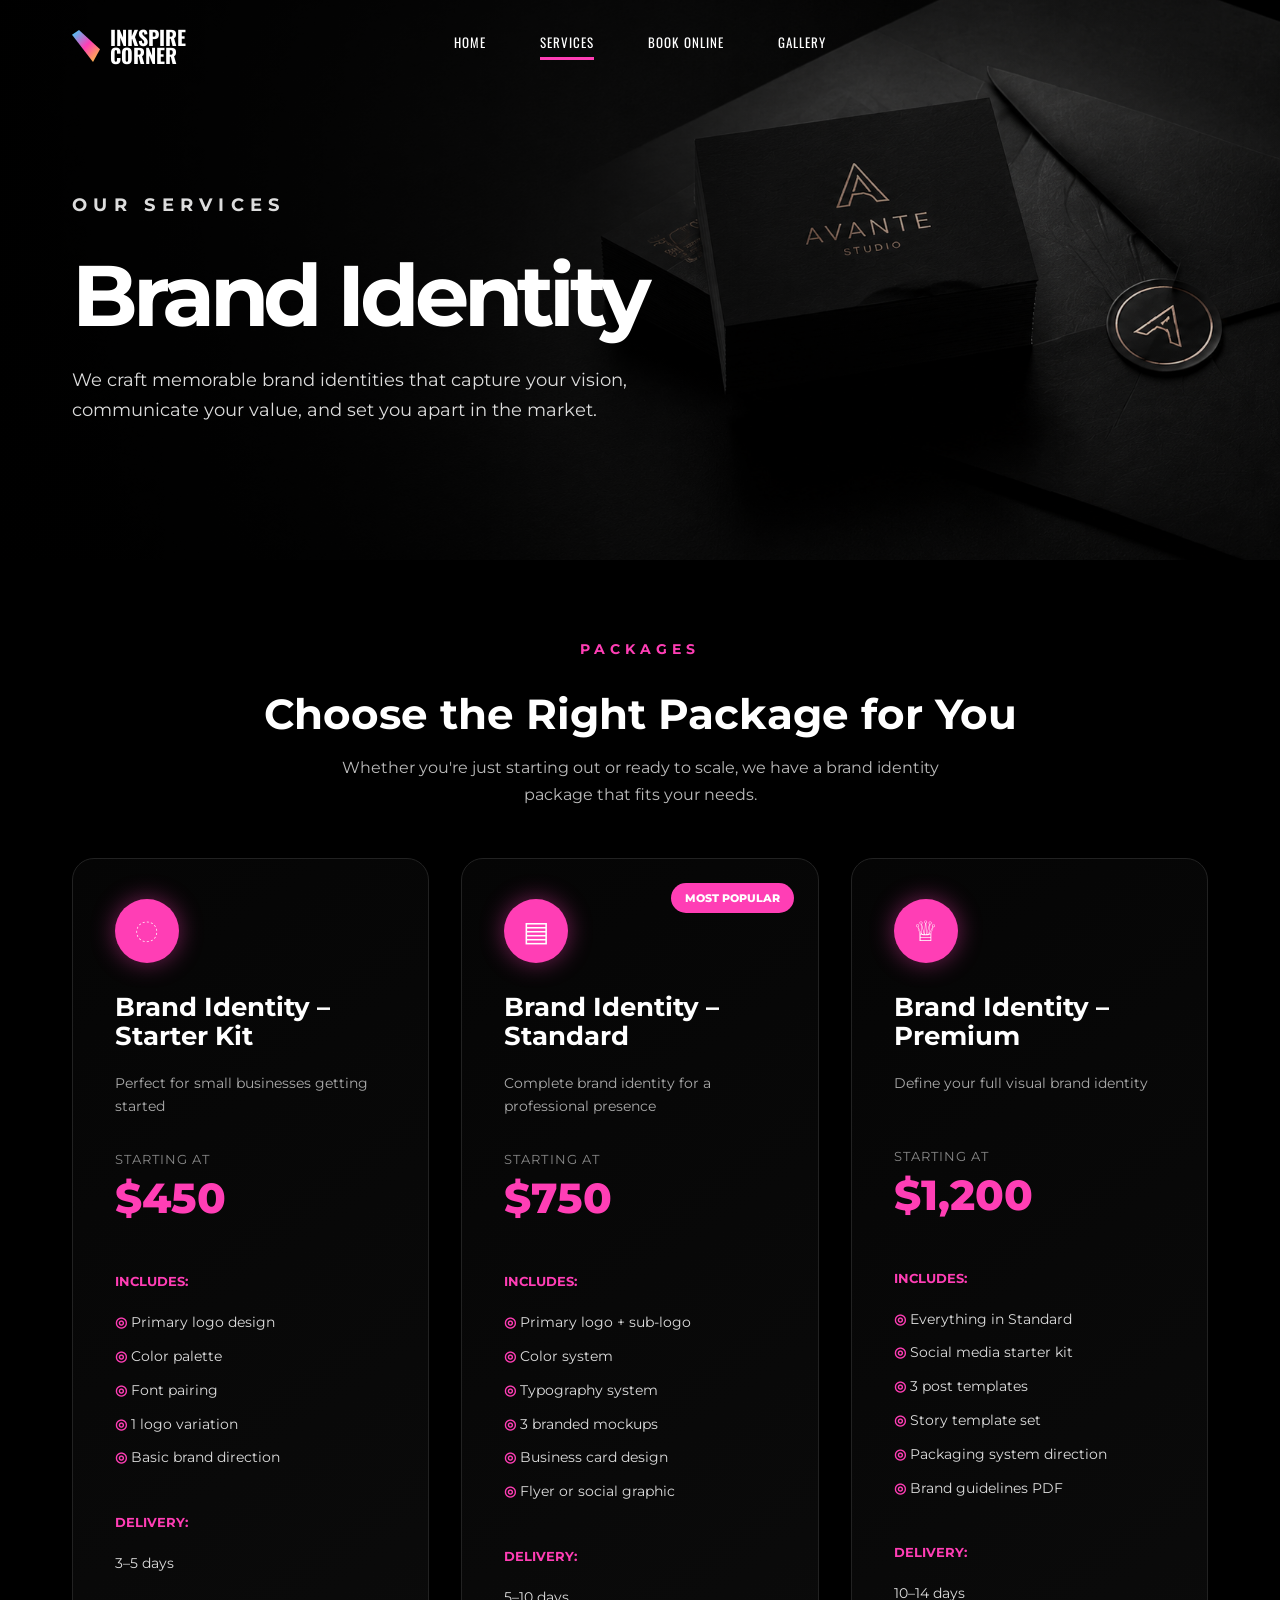
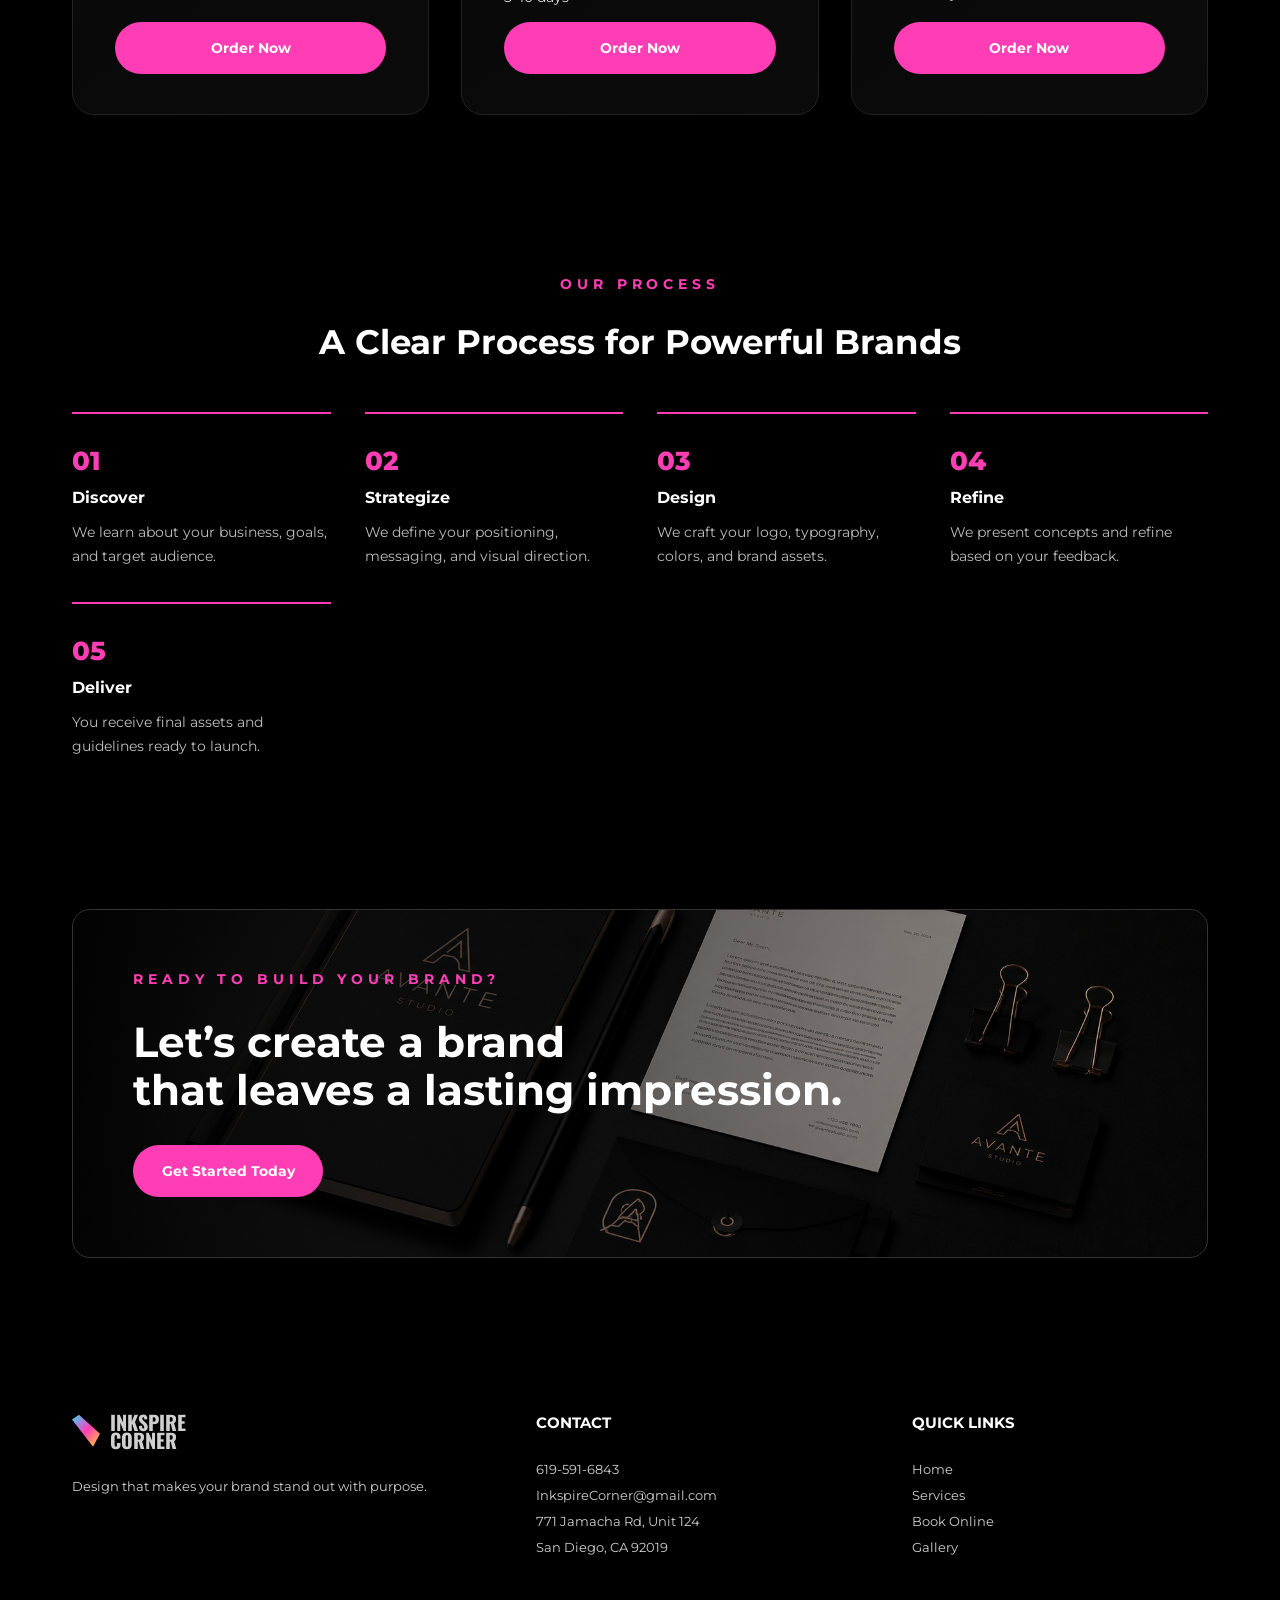
<file: brand-identity.html>
<!DOCTYPE html>
<html lang="en">
<head>
  <meta charset="UTF-8" />
  <meta name="viewport" content="width=device-width, initial-scale=1.0" />

  <title>Brand Identity | Inkspire Corner</title>

  <link href="https://fonts.googleapis.com/css2?family=Oswald:wght@500;600;700&family=Montserrat:wght@300;400;500;600;700;800&display=swap" rel="stylesheet">

  <link rel="stylesheet" href="./css/style.css">
</head>

<body>

<header>
  <div class="page nav">
    <a href="index.html" class="logo">
      <span class="logo-mark"></span>
      <span>INKSPIRE<br>CORNER</span>
    </a>

    <nav>
      <a href="index.html">Home</a>
      <a class="active" href="services.html">Services</a>
      <a href="book-online.html">Book Online</a>
      <a href="gallery.html">Gallery</a>
    </nav>

    <div></div>
  </div>
</header>

<section class="brand-hero">
  <div class="page">
    <p class="eyebrow">Our Services</p>

    <h1>Brand Identity</h1>

    <p>
      We craft memorable brand identities that capture your vision,
      communicate your value, and set you apart in the market.
    </p>
  </div>
</section>

<section class="brand-packages" id="packages">
  <div class="page">
    <p class="eyebrow center">Packages</p>

    <h2>Choose the Right Package for You</h2>

    <p class="section-subtitle">
      Whether you're just starting out or ready to scale,
      we have a brand identity package that fits your needs.
    </p>

    <div class="brand-package-grid">

      <div class="brand-card">
        <div class="package-icon">◌</div>

        <h3>Brand Identity – Starter Kit</h3>

        <p class="muted">Perfect for small businesses getting started</p>

        <div class="price-wrap">
          <div class="price-label">Starting At</div>
          <div class="price">$450</div>
        </div>

        <h4>Includes:</h4>

        <ul>
          <li>Primary logo design</li>
          <li>Color palette</li>
          <li>Font pairing</li>
          <li>1 logo variation</li>
          <li>Basic brand direction</li>
        </ul>

        <h4>Delivery:</h4>

        <p>3–5 days</p>

        <a href="book-online.html" class="btn">Order Now</a>
      </div>

      <div class="brand-card featured">
  <div class="badge">Most Popular</div>

        <div class="package-icon">▤</div>

        <h3>Brand Identity – Standard</h3>

        <p class="muted">Complete brand identity for a professional presence</p>

        <div class="price-wrap">
          <div class="price-label">Starting At</div>
          <div class="price">$750</div>
        </div>

        <h4>Includes:</h4>

        <ul>
          <li>Primary logo + sub-logo</li>
          <li>Color system</li>
          <li>Typography system</li>
          <li>3 branded mockups</li>
          <li>Business card design</li>
          <li>Flyer or social graphic</li>
        </ul>

        <h4>Delivery:</h4>

        <p>5–10 days</p>

        <a href="book-online.html" class="btn">Order Now</a>
      </div>

      <div class="brand-card">
        <div class="package-icon">♕</div>

        <h3>Brand Identity – Premium</h3>

        <p class="muted">Define your full visual brand identity</p>

        <div class="price-wrap">
          <div class="price-label">Starting At</div>
          <div class="price">$1,200</div>
        </div>

        <h4>Includes:</h4>

        <ul>
          <li>Everything in Standard</li>
          <li>Social media starter kit</li>
          <li>3 post templates</li>
          <li>Story template set</li>
          <li>Packaging system direction</li>
          <li>Brand guidelines PDF</li>
        </ul>

        <h4>Delivery:</h4>

        <p>10–14 days</p>

        <a href="book-online.html" class="btn">Order Now</a>
      </div>

    </div>
  </div>
</section>

<section class="brand-process">
  <div class="page">
    <p class="eyebrow center">Our Process</p>

    <h2>A Clear Process for Powerful Brands</h2>

    <div class="brand-process-grid">
      <div>
        <span>01</span>
        <h3>Discover</h3>
        <p>We learn about your business, goals, and target audience.</p>
      </div>

      <div>
        <span>02</span>
        <h3>Strategize</h3>
        <p>We define your positioning, messaging, and visual direction.</p>
      </div>

      <div>
        <span>03</span>
        <h3>Design</h3>
        <p>We craft your logo, typography, colors, and brand assets.</p>
      </div>

      <div>
        <span>04</span>
        <h3>Refine</h3>
        <p>We present concepts and refine based on your feedback.</p>
      </div>

      <div>
        <span>05</span>
        <h3>Deliver</h3>
        <p>You receive final assets and guidelines ready to launch.</p>
      </div>
    </div>
  </div>
</section>

<section class="brand-cta">
  <div class="page">
    <div class="brand-cta-card">
      <div>
        <p class="eyebrow">Ready To Build Your Brand?</p>

        <h2>
          Let’s create a brand<br>
          that leaves a lasting impression.
        </h2>

        <a href="book-online.html" class="btn">Get Started Today</a>
      </div>
    </div>
  </div>
</section>

<footer>
  <div class="page footer-grid">
    <div>
      <a href="index.html" class="logo">
        <span class="logo-mark"></span>
        <span>INKSPIRE<br>CORNER</span>
      </a>

      <p style="margin-top:24px;">
        Design that makes your brand stand out with purpose.
      </p>
    </div>

    <div>
      <h4>Contact</h4>
      <p>619-591-6843</p>
      <p>InkspireCorner@gmail.com</p>
      <p>771 Jamacha Rd, Unit 124<br>San Diego, CA 92019</p>
    </div>

    <div>
      <h4>Quick Links</h4>
      <p><a href="index.html">Home</a></p>
      <p><a href="services.html">Services</a></p>
      <p><a href="book-online.html">Book Online</a></p>
      <p><a href="gallery.html">Gallery</a></p>
    </div>
  </div>
</footer>

</body>
</html>
</file>
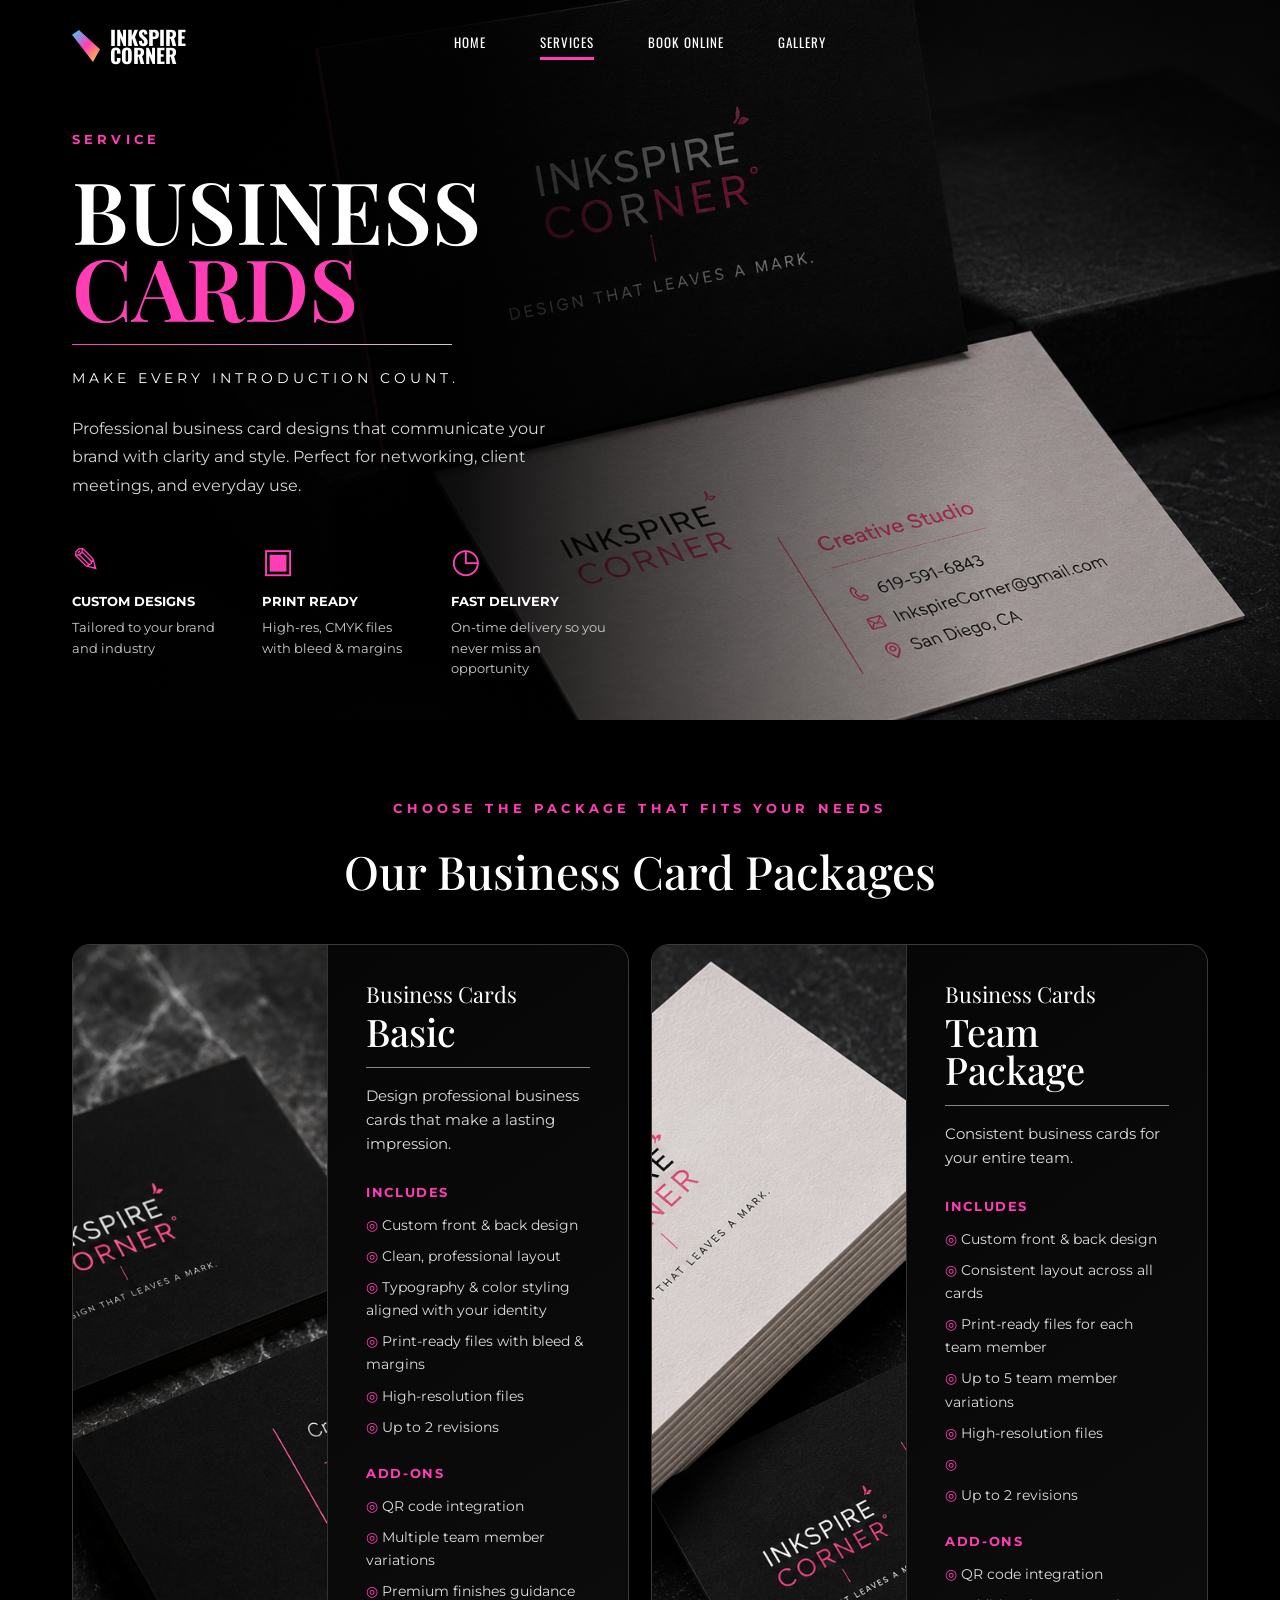
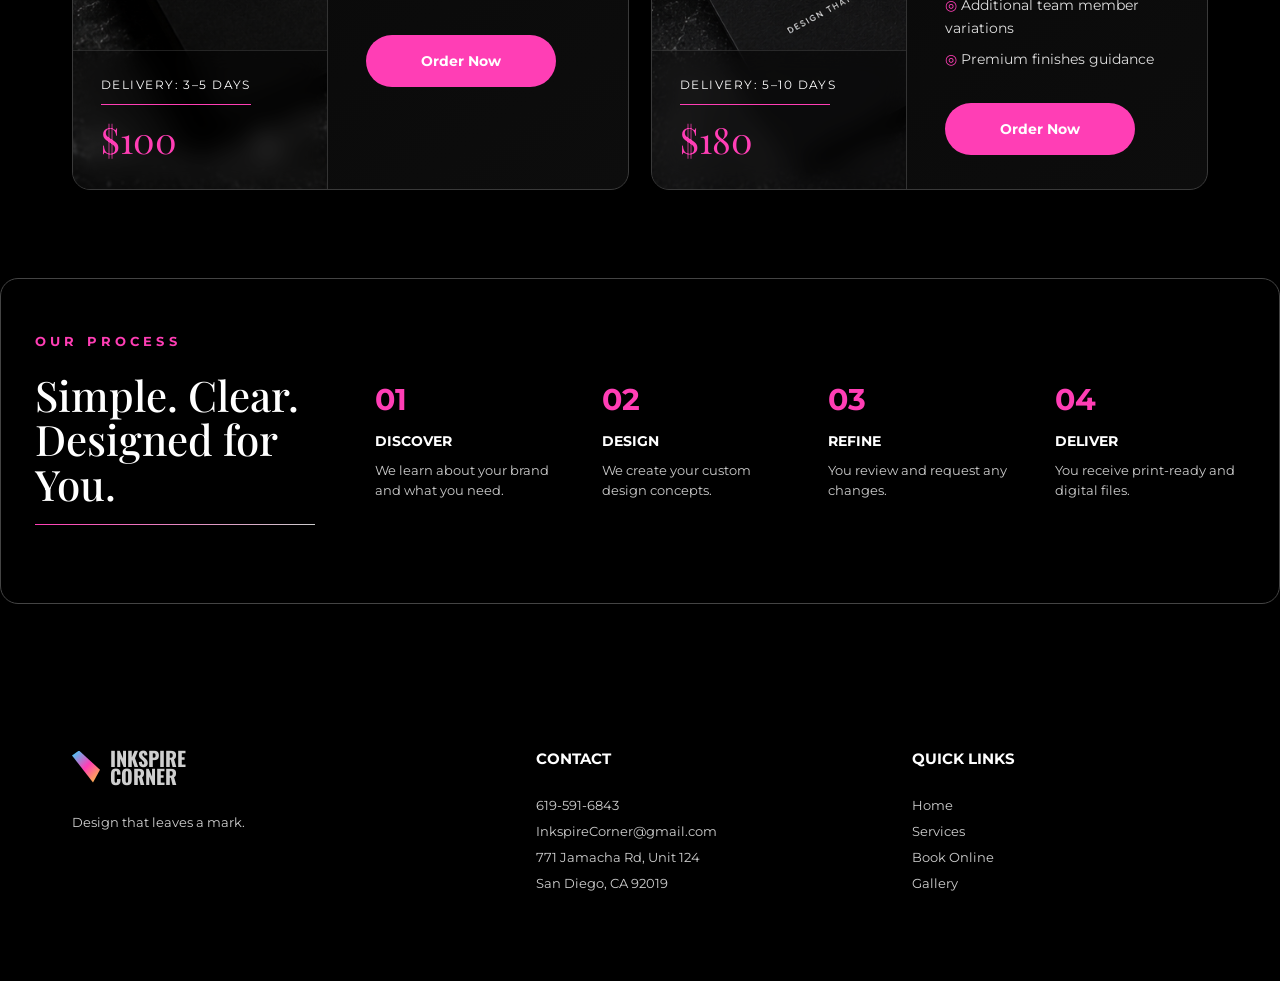
<file: business-card.html>
<!DOCTYPE html>
<html lang="en">
<head>
  <meta charset="UTF-8" />
  <meta name="viewport" content="width=device-width, initial-scale=1.0" />
  <title>Business Cards | Inkspire Corner</title>

  <link href="https://fonts.googleapis.com/css2?family=Oswald:wght@500;600;700&family=Montserrat:wght@300;400;500;600;700;800&family=Playfair+Display:wght@500;600;700&display=swap" rel="stylesheet">
  <link rel="stylesheet" href="./css/style.css">
</head>

<body>

<header>
  <div class="page nav">
    <a href="index.html" class="logo">
      <span class="logo-mark"></span>
      <span>INKSPIRE<br>CORNER</span>
    </a>

    <nav>
      <a href="index.html">Home</a>
      <a class="active" href="services.html">Services</a>
      <a href="book-online.html">Book Online</a>
      <a href="gallery.html">Gallery</a>
    </nav>

    <div></div>
  </div>
</header>

<section class="bc-hero">
  <div class="page bc-hero-grid">
    <div class="bc-hero-copy">
      <p class="bc-eyebrow">Service</p>

      <h1>
        Business<br>
        <span>Cards</span>
      </h1>

      <div class="bc-title-line"></div>

      <p class="bc-tagline">Make every introduction count.</p>

      <p class="bc-copy">
        Professional business card designs that communicate your brand with clarity and style.
        Perfect for networking, client meetings, and everyday use.
      </p>

      <div class="bc-features">
        <div>
          <div class="bc-icon">✎</div>
          <h4>Custom Designs</h4>
          <p>Tailored to your brand and industry</p>
        </div>

        <div>
          <div class="bc-icon">▣</div>
          <h4>Print Ready</h4>
          <p>High-res, CMYK files with bleed & margins</p>
        </div>

        <div>
          <div class="bc-icon">◷</div>
          <h4>Fast Delivery</h4>
          <p>On-time delivery so you never miss an opportunity</p>
        </div>
      </div>
    </div>
  </div>
</section>

<section class="bc-packages">
  <div class="page">
    <p class="bc-eyebrow center">Choose the package that fits your needs</p>
    <h2>Our Business Card Packages</h2>

    <div class="bc-package-grid">

      <div class="bc-package-card">
        <div class="bc-package-image">
          <img src="./images/business-card-basic.png" alt="Basic business card mockup">

          <div class="bc-delivery-box">
            <p>Delivery: 3–5 days</p>
            <div></div>
            <span>$100</span>
          </div>
        </div>

        <div class="bc-package-info">
          <p class="bc-small-title">Business Cards</p>
          <h3>Basic</h3>

          <p class="bc-desc">
            Design professional business cards that make a lasting impression.
          </p>

          <h4>Includes</h4>
          <ul>
            <li>Custom front & back design</li>
            <li>Clean, professional layout</li>
            <li>Typography & color styling aligned with your identity</li>
            <li>Print-ready files with bleed & margins</li>
            <li>High-resolution files</li>
            <li>Up to 2 revisions</li>
           </ul>

          <h4>Add-ons</h4>
          <ul>
            <li>QR code integration</li>
            <li>Multiple team member variations</li>
            <li>Premium finishes guidance</li>
          </ul>

          <a href="book-online.html" class="btn">Order Now</a>
        </div>
      </div>

      <div class="bc-package-card">
        <div class="bc-package-image">
          <img src="./images/business-card-team.png" alt="Team business card mockup">

          <div class="bc-delivery-box">
            <p>Delivery: 5–10 days</p>
            <div></div>
            <span>$180</span>
          </div>
        </div>

        <div class="bc-package-info">
          <p class="bc-small-title">Business Cards</p>
          <h3>Team Package</h3>

          <p class="bc-desc">
            Consistent business cards for your entire team.
          </p>

          <h4>Includes</h4>
          <ul>
            <li>Custom front & back design</li>
            <li>Consistent layout across all cards</li>
            <li>Print-ready files for each team member</li>
            <li>Up to 5 team member variations</li>
            <li>High-resolution files<li>
            <li>Up to 2 revisions</li>
          </ul>

          <h4>Add-ons</h4>
          <ul>
            <li>QR code integration</li>
            <li>Additional team member variations</li>
            <li>Premium finishes guidance</li>
          </ul>

          <a href="book-online.html" class="btn">Order Now</a>
        </div>
      </div>

    </div>
  </div>
</section>

<section class="bc-process">
  <div class="page bc-process-card">
    <div>
      <p class="bc-eyebrow">Our Process</p>
      <h2>Simple. Clear.<br>Designed for You.</h2>
      <div class="bc-title-line"></div>
    </div>

    <div class="bc-process-grid">
      <div>
        <span>01</span>
        <h3>Discover</h3>
        <p>We learn about your brand and what you need.</p>
      </div>

      <div>
        <span>02</span>
        <h3>Design</h3>
        <p>We create your custom design concepts.</p>
      </div>

      <div>
        <span>03</span>
        <h3>Refine</h3>
        <p>You review and request any changes.</p>
      </div>

      <div>
        <span>04</span>
        <h3>Deliver</h3>
        <p>You receive print-ready and digital files.</p>
      </div>
    </div>
  </div>
</section>

<footer>
  <div class="page footer-grid">
    <div>
      <a href="index.html" class="logo">
        <span class="logo-mark"></span>
        <span>INKSPIRE<br>CORNER</span>
      </a>
      <p style="margin-top:24px;">Design that leaves a mark.</p>
    </div>

    <div>
      <h4>Contact</h4>
      <p>619-591-6843</p>
      <p>InkspireCorner@gmail.com</p>
      <p>771 Jamacha Rd, Unit 124<br>San Diego, CA 92019</p>
    </div>

    <div>
      <h4>Quick Links</h4>
      <p><a href="index.html">Home</a></p>
      <p><a href="services.html">Services</a></p>
      <p><a href="book-online.html">Book Online</a></p>
      <p><a href="gallery.html">Gallery</a></p>
    </div>
  </div>
</footer>

</body>
</html>
</file>
<file: css/style.css>
/* =========================================================
   GLOBAL
========================================================= */

* {
  margin: 0;
  padding: 0;
  box-sizing: border-box;
}

html {
  scroll-behavior: smooth;
}

body {
  background: #000;
  color: #fff;
  font-family: "Montserrat", sans-serif;
}

a,
a:visited {
  color: inherit;
  text-decoration: none;
}

img {
  max-width: 100%;
  display: block;
}

.page {
  width: 100%;
  max-width: 1500px;
  margin: 0 auto;
  padding: 0 72px;
}

/* =========================================================
   NAVBAR
========================================================= */

header {
  position: absolute;
  top: 0;
  left: 0;
  width: 100%;
  z-index: 50;
  padding: 28px 0;
}

.nav {
  display: grid;
  grid-template-columns: 1fr auto 1fr;
  align-items: center;
}

.logo {
  font-family: "Oswald", sans-serif;
  font-size: 20px;
  font-weight: 700;
  line-height: 0.9;
  display: flex;
  align-items: center;
  gap: 10px;
}

.logo-mark {
  width: 28px;
  height: 32px;
  background: linear-gradient(135deg, #35d7ff, #ff3eb5, #ffd22e);
  clip-path: polygon(0 15%, 25% 0, 100% 60%, 75% 100%);
}

nav {
  display: flex;
  gap: 54px;
}

nav a {
  font-family: "Oswald", sans-serif;
  text-transform: uppercase;
  font-size: 13px;
  letter-spacing: 0.08em;
  padding-bottom: 8px;
  position: relative;
}

nav a::after {
  content: "";
  position: absolute;
  left: 0;
  bottom: 0;
  width: 0%;
  height: 3px;
  background: #ff3eb5;
  transition: 0.3s ease;
}

nav a:hover::after,
nav a.active::after {
  width: 100%;
}

/* =========================================================
   BUTTON
========================================================= */

.btn {
  display: inline-flex;
  align-items: center;
  justify-content: center;
  gap: 14px;
  background: #ff3eb5;
  color: white;
  min-width: 190px;
  height: 52px;
  border-radius: 999px;
  font-size: 14px;
  font-weight: 700;
  transition: 0.3s ease;
}

.btn:hover {
  transform: translateY(-4px);
  box-shadow: 0 14px 35px rgba(255, 62, 181, 0.35);
}

.btn:visited,
.btn:link {
  color: white;
}

/* =========================================================
   HOME HERO
========================================================= */

.hero {
  min-height: 790px;
  background:
    linear-gradient(90deg, #000 0%, rgba(0,0,0,0.92) 34%, rgba(0,0,0,0.25) 72%),
    url("../images/hero-bg.png") center right / cover no-repeat;
  display: flex;
  align-items: center;
  position: relative;
}

.hero::after {
  content: "";
  position: absolute;
  top: 55px;
  right: 0;
  width: 130px;
  height: 170px;
  background:
    linear-gradient(#67dcff, #67dcff) 0 0 / 28px 110px no-repeat,
    linear-gradient(#ff3eb5, #ff3eb5) 52px 20px / 28px 120px no-repeat,
    linear-gradient(#ffd63d, #ffd63d) 105px 70px / 28px 120px no-repeat;
  transform: rotate(34deg);
}

.hero-content {
  max-width: 520px;
  padding-top: 80px;
}

.hero h1 {
  font-size: 72px;
  line-height: 0.94;
  letter-spacing: -0.05em;
  margin-bottom: 28px;
  font-weight: 800;
}

.cyan { color: #49d9f3; }
.pink { color: #ff3eb5; }
.yellow { color: #ffd22e; }

.tagline {
  color: #ffd22e;
  font-size: 14px;
  letter-spacing: 0.34em;
  text-transform: uppercase;
  margin-bottom: 34px;
  font-weight: 700;
}

.hero p {
  color: #d7d7d7;
  font-size: 17px;
  line-height: 1.8;
  margin-bottom: 42px;
}

/* =========================================================
   ABOUT
========================================================= */

.about {
  background: #f3f3f3;
  color: #111;
  padding: 110px 0;
}

.about-grid {
  display: grid;
  grid-template-columns: 1fr 1fr;
  gap: 90px;
  align-items: center;
}

.about h2 {
  font-size: 58px;
  line-height: 1;
  letter-spacing: -0.05em;
  margin-bottom: 28px;
  font-weight: 300;
}

.pink-line {
  width: 90px;
  height: 4px;
  background: #ff3eb5;
  margin-bottom: 34px;
}

.about p {
  font-size: 18px;
  line-height: 1.65;
  color: #333;
  margin-bottom: 28px;
}

.small-copy {
  font-size: 12px !important;
  color: #555 !important;
  border-top: 1px solid #ccc;
  padding-top: 22px;
}

.about-visual {
  display: flex;
  align-items: center;
  justify-content: center;
}

.about-visual img {
  width: 100%;
  max-width: 560px;
}

/* =========================================================
   HOME SPLIT SECTION
========================================================= */

.split {
  display: grid;
  grid-template-columns: 1fr 1fr;
  min-height: 640px;
  background: #000;
}

.split-card {
  position: relative;
  overflow: hidden;
  display: flex;
  align-items: flex-end;
  padding: 0 72px 70px;
}

.split-card::before {
  content: "";
  position: absolute;
  inset: 0;
  background-size: cover;
  background-position: center;
  transition: 0.5s ease;
}

.split-card.services::before {
  background-image:
    linear-gradient(to top, rgba(0,0,0,0.92), rgba(0,0,0,0.3)),
    url("../images/services-bg.png");
}

.split-card.projects::before {
  background-image:
    linear-gradient(to top, rgba(0,0,0,0.92), rgba(0,0,0,0.3)),
    url("../images/projects-bg.png");
}

.split-card:hover::before {
  transform: scale(1.05);
}

.split-content {
  position: relative;
  z-index: 2;
  max-width: 420px;
}

.circle-icon {
  width: 74px;
  height: 74px;
  border: 1px solid white;
  border-radius: 50%;
  margin-bottom: 150px;
  display: flex;
  align-items: center;
  justify-content: center;
  font-size: 28px;
}

.split h3 {
  font-size: 42px;
  margin-bottom: 14px;
}

.split p {
  color: #d5d5d5;
  line-height: 1.7;
  margin-bottom: 30px;
}

.text-link {
  border-bottom: 1px solid white;
  padding-bottom: 8px;
  font-weight: 700;
}

/* =========================================================
   BRAND STRIP + FOOTER
========================================================= */

.brand-strip {
  background: #000;
  padding: 54px 0;
  border-bottom: 1px solid #222;
}

.brand-row {
  display: grid;
  grid-template-columns: repeat(5, 1fr);
  text-align: center;
}

.brand-row div {
  min-height: 60px;
  display: flex;
  align-items: center;
  justify-content: center;
  border-right: 1px solid #333;
  font-size: 28px;
}

.brand-row div:last-child {
  border-right: none;
}

.script {
  font-family: Georgia, serif;
  font-style: italic;
}

footer {
  background: #000;
  padding: 75px 0 85px;
}

.footer-grid {
  display: grid;
  grid-template-columns: 1.3fr 1fr 1fr;
  gap: 80px;
}

footer h4 {
  margin-bottom: 24px;
  text-transform: uppercase;
  font-size: 15px;
}

footer p,
footer a {
  color: #cfcfcf;
  line-height: 2;
  font-size: 13px;
}

.socials {
  display: flex;
  gap: 20px;
  margin-top: 30px;
}

/* =========================================================
   SERVICES PAGE
========================================================= */

.services-showcase {
  background: #000;
  color: white;
  padding: 130px 0 70px;
  overflow: hidden;
}

.services-showcase .page {
  max-width: 1650px;
}

.services-showcase-grid {
  display: grid;
  grid-template-columns: 1.1fr 1.2fr;
  gap: 90px;
  align-items: stretch;
}

.services-left {
  position: relative;
  min-height: 820px;
  padding: 40px 50px 70px 0;
  border-right: 1px solid #242424;
  overflow: hidden;
}

.services-left::after {
  content: "";
  position: absolute;
  left: -80px;
  bottom: 0;
  width: 760px;
  height: 430px;
  background:
    linear-gradient(to bottom, #000 0%, rgba(0,0,0,0.65) 18%, rgba(0,0,0,0) 30%),
    linear-gradient(to top, rgba(0,0,0,0.15), rgba(0,0,0,0)),
    url("../images/services-bg.png") center / cover no-repeat;
  opacity: 0.9;
  z-index: 0;
}

.services-left > * {
  position: relative;
  z-index: 2;
}

.eyebrow {
  color: #ff3eb5;
  font-size: 14px;
  font-weight: 700;
  letter-spacing: 0.35em;
  text-transform: uppercase;
  margin-bottom: 30px;
}

.services-left h2 {
  font-size: 66px;
  line-height: 1.02;
  letter-spacing: -0.05em;
  margin-bottom: 34px;
}

.services-left h2 span {
  background: linear-gradient(90deg, #49d9f3, #ff3eb5, #ffd22e);
  -webkit-background-clip: text;
  -webkit-text-fill-color: transparent;
}

.services-copy {
  color: #cfcfcf;
  font-size: 18px;
  line-height: 1.7;
  max-width: 540px;
  margin-bottom: 42px;
}

.services-hero-img {
  display: none;
}

.services-right {
  padding-top: 35px;
}

.service-item {
 display: grid;
  grid-template-columns: 70px minmax(360px, 1fr) 260px;
  gap: 34px;
  align-items: center;
  padding: 38px 0;
  border-bottom: 1px solid #252525;
  color: white;
}

.service-number {
  color: #ff3eb5;
  font-size: 38px;
  font-weight: 500;
}

.service-text h3 {
  font-size: 34px;
  line-height: 1;
  margin-bottom: 18px;
  white-space: nowrap;
}

.service-text p {
  color: #c9c9c9;
  font-size: 16px;
  line-height: 1.55;
  max-width: 390px;
}

.service-thumb {
  width: 260px;
  height: 155px;
  object-fit: cover;
  border-radius: 10px;
}


/* =========================================================
   MOBILE
========================================================= */

@media (max-width: 900px) {
  .page {
    padding: 0 24px;
  }

  .nav {
    grid-template-columns: 1fr;
    gap: 20px;
  }

  nav {
    gap: 22px;
    flex-wrap: wrap;
  }

  .hero h1 {
    font-size: 54px;
  }

  .about-grid,
  .split,
  .footer-grid,
  .brand-row,
  .services-showcase-grid {
    grid-template-columns: 1fr;
  }

  .about h2,
  .services-left h2 {
    font-size: 42px;
  }

  .split-card {
    min-height: 520px;
    padding: 0 28px 52px;
  }

  .brand-row div {
    border-right: none;
    border-bottom: 1px solid #222;
  }

  .services-showcase {
    padding: 150px 0 50px;
  }

  .services-left {
    min-height: auto;
    border-right: none;
    padding-right: 0;
  }

  .services-left::after {
    display: none;
  }

  .service-item {
    grid-template-columns: 54px 1fr;
    gap: 18px;
  }

  .service-thumb,
  .service-arrow {
    display: none;
  }

  .service-number {
    font-size: 28px;
  }

  .service-text h3 {
    font-size: 28px;
    white-space: normal;
  }

  .service-text p {
    font-size: 15px;
  }

 .services-bottom-line {
  margin-top: 40px;
  text-align: right;
  padding-right: 40px;
  letter-spacing: 0.18em;
  text-transform: uppercase;
  font-size: 14px;
  color: #d0d0d0;
}
   .services-bottom-line span {
  color: #ff3eb5;
}
}

/* =========================================================
   PACKAGING DETAIL PAGE
========================================================= */

.package-hero {
  min-height: 560px;
  background:
    linear-gradient(
      90deg,
      rgba(0,0,0,0.95) 0%,
      rgba(0,0,0,0.8) 35%,
      rgba(0,0,0,0.15) 80%
    ),
    url("../images/packaging-hero.png") center right / cover no-repeat;

  display: flex;
  align-items: center;
  padding-top: 90px;
}

.package-hero-grid {
  display: grid;
  grid-template-columns: 1fr 1fr;
}

.package-hero h1 {
  font-size: 82px;
  line-height: 0.95;
  letter-spacing: -0.05em;
  margin-bottom: 28px;
}

.package-hero p {
  color: #ddd;
  font-size: 18px;
  line-height: 1.7;
  max-width: 520px;
}

.center {
  text-align: center;
}

/* =========================================================
   PACKAGE SECTION
========================================================= */

.package-options {
  background: #000;
  padding: 80px 0 60px;
}

.package-options h2,
.process-section h2 {
  text-align: center;
  font-size: 42px;
  margin-bottom: 45px;
}

.package-grid {
  display: grid;
  grid-template-columns: 1fr 1fr;
  gap: 24px;
}

/* =========================================================
   PACKAGE CARD
========================================================= */

.package-card {
  border: 1px solid #2a2a2a;
  border-radius: 18px;
  overflow: hidden;

  display: grid;
  grid-template-columns: 56% 48%;

  min-height: 720px;

  background:
    linear-gradient(
      135deg,
      #050505,
      #111
    );
}

/* =========================================
   test SNAKE BORDER HOVER EFFECT
========================================= */

.package-card {
  position: relative;
  overflow: hidden;
  border-radius: 22px;
  border: 1px solid #222;
  background: linear-gradient(145deg, #050505, #0b0b0b);

  transition:
    transform 0.35s ease,
    border-color 0.35s ease;
}

/* INNER BACKGROUND */
.package-card::before {
  content: "";

  position: absolute;
  inset: 1px;

  border-radius: 21px;

  background: linear-gradient(145deg, #050505, #0b0b0b);

  z-index: 1;
}

/* MOVING LIGHT */
.package-card::after {
  content: "";

  position: absolute;

  width: 160px;
  height: 160px;

  background:
    radial-gradient(
      circle,
      rgba(255,62,181,0.95) 0%,
      rgba(255,62,181,0.35) 35%,
      transparent 70%
    );

  top: -80px;
  left: -80px;

  opacity: 0;

  z-index: 0;

  transition: opacity 0.35s ease;

  animation: snakeBorder 5s linear infinite;
}

/* KEEP CONTENT ABOVE */
.package-card > * {
  position: relative;
  z-index: 2;
}

/* HOVER */
.package-card:hover {
  transform: translateY(-6px);
  border-color: #ff3eb5;
}

.package-card:hover::after {
  opacity: 1;
}

/* BORDER PATH */
@keyframes snakeBorder {

  0% {
    top: -80px;
    left: -80px;
  }

  25% {
    top: -80px;
    left: calc(100% - 80px);
  }

  50% {
    top: calc(100% - 80px);
    left: calc(100% - 80px);
  }

  75% {
    top: calc(100% - 80px);
    left: -80px;
  }

  100% {
    top: -80px;
    left: -80px;
  }
}

/* =========================================================
   LEFT INFO SIDE
========================================================= */

.package-info {
  padding: 56px 54px;
  max-width: 560px;

  position: relative;
  z-index: 5;
}

.package-icon {
  width: 64px;
  height: 64px;

  border-radius: 50%;

  background: #ff3eb5;

  display: flex;
  align-items: center;
  justify-content: center;

  font-size: 28px;

  margin-bottom: 24px;
}

.package-info h3 {
  font-size: 24px;
  line-height: 1;
  font-weight: 800;

  color: #fff;

  margin-bottom: 18px;

  letter-spacing: -0.03em;

  white-space: nowrap;

  position: relative;
  z-index: 5;
}

.muted {
  color: #aaa;
  margin-bottom: 34px;

  font-size: 18px;
  line-height: 1.6;
}

.price-wrap {
  margin-bottom: 34px;
}

.price-label {
  font-size: 13px;
  color: #888;
  text-transform: uppercase;
  letter-spacing: 0.08em;
  margin-bottom: 10px;
}

.price {
  color: #ff3eb5;
  font-size: 42px;
  font-weight: 800;
  line-height: 1;
}


/*.price {
  color: #ff3eb5;

  font-size: 42px;
  font-weight: 800;

  margin-bottom: 34px;
}  */

.price span {
  color: #888;

  font-size: 16px;
  font-weight: 400;

  margin-left: 10px;
}

.package-info h4 {
  color: #ff3eb5;

  text-transform: uppercase;

  font-size: 15px;
  font-weight: 700;

  margin: 34px 0 14px;
}

.package-info p,
.package-info li {
  color: #e0e0e0;

  font-size: 15px;
  line-height: 1.8;
}

.package-info ul {
  list-style: none;
  padding: 0;
}

.package-info li::before {
  content: "◎ ";
  color: #ff3eb5;
}

.package-info .btn {
  margin-top: 42px;
}

/* =========================================================
   IMAGE SIDE
========================================================= */

.package-image {
  position: relative;
  overflow: hidden;

  min-height: 720px;

  background-repeat: no-repeat;
  background-position: center;
  background-size: cover;
}

/* LEFT DARK FADE + IMAGE */

.package-image.concept {
  background-image:
    linear-gradient(to right, rgba(0,0,0,0.82), rgba(0,0,0,0.08)),
    url("../images/package-concept.png");

  background-size: cover;
  background-position: center;
}

.package-image.print {
  background-image:
    linear-gradient(to right, rgba(0,0,0,0.82), rgba(0,0,0,0.08)),
    url("../images/package-print.png");

  background-size: cover;
  background-position: center;
}

/* TOP BLACK CINEMATIC FADE */

.package-image::before {
  content: "";

  position: absolute;
  inset: 0;

  background:
    linear-gradient(
      to bottom,
      rgba(0,0,0,0.92) 0%,
      rgba(0,0,0,0.55) 20%,
      rgba(0,0,0,0.08) 42%,
      rgba(0,0,0,0) 60%
    );

  z-index: 2;
  pointer-events: none;
}

/* =========================================================
   PROCESS SECTION
========================================================= */

.process-section {
  background: #000;
  padding: 60px 0 80px;
}

.process-grid {
  display: grid;
  grid-template-columns: repeat(4, 1fr);
  gap: 34px;

  margin-top: 50px;
}

.process-grid div {
  border-top: 1px solid #ff3eb5;
  padding-top: 24px;
}

.process-grid span {
  color: #ff3eb5;

  font-size: 26px;
  font-weight: 700;
}

.process-grid h3 {
  margin: 12px 0 8px;
}

.process-grid p {
  color: #ccc;

  line-height: 1.6;
  font-size: 14px;
}

/* =========================================================
   NOTE BOX
========================================================= */

.note-box {
  margin-top: 60px;

  border: 1px solid #333;
  border-radius: 16px;

  padding: 28px 34px;

  color: #ddd;

  background:
    linear-gradient(
      135deg,
      #111,
      #050505
    );
}

/* =========================================================
   MOBILE
========================================================= */

@media (max-width: 900px) {

  .package-hero-grid,
  .package-grid,
  .package-card,
  .process-grid {
    grid-template-columns: 1fr;
  }

  .package-hero h1 {
    font-size: 54px;
  }

  .package-card {
    min-height: auto;
  }

  .package-image {
    min-height: 320px;
  }

  .package-info {
    padding: 40px 32px;
  }

  .package-info h3 {
    font-size: 34px;
    white-space: normal;
  }
}
/* =========================================================
   BRAND IDENTITY PAGE
========================================================= */

/* HERO */

.brand-hero {
  min-height: 560px;
  background:
    linear-gradient(
      90deg,
      rgba(0,0,0,0.96) 0%,
      rgba(0,0,0,0.78) 38%,
      rgba(0,0,0,0.15) 80%
    ),
    url("../images/brand-hero.png") center right / cover no-repeat;
  display: flex;
  align-items: center;
  padding-top: 90px;
}

.brand-hero h1 {
  font-size: 86px;
  line-height: 0.95;
  letter-spacing: -0.06em;
  margin-bottom: 28px;
}

.brand-hero p {
  color: #ddd;
  font-size: 18px;
  line-height: 1.7;
  max-width: 560px;
  margin-bottom: 34px;
}

/* PACKAGES */

.brand-packages {
  background: #000;
  padding: 80px 0 70px;
}

.brand-packages h2,
.brand-process h2 {
  text-align: center;
  font-size: 42px;
  margin-bottom: 14px;
}

.section-subtitle {
  color: #bbb;
  text-align: center;
  max-width: 620px;
  margin: 0 auto 50px;
  line-height: 1.7;
}

.brand-package-grid {
  display: grid;
  grid-template-columns: repeat(3, 1fr);
  gap: 32px;
  align-items: stretch;
}

/* =========================================================
   CARDS
========================================================= */

.brand-card {
  position: relative;
  isolation: isolate;
  overflow: hidden;
  border-radius: 22px;
  border: 1px solid #2a2a2a;
  padding: 40px 42px;
  min-height: 500px;
  display: flex;
  flex-direction: column;
  gap: 12px;
  background: linear-gradient(145deg, #050505, #0b0b0b);
  transition:
    transform 0.35s ease,
    border-color 0.35s ease,
    box-shadow 0.35s ease;
}

.brand-card:hover {
  transform: translateY(-6px);
  border-color: rgba(255, 62, 181, 0.45);
  box-shadow: 0 18px 50px rgba(255, 62, 181, 0.12);
}
/* =========================================
   SNAKE BORDER HOVER EFFECT
========================================= */

.brand-card {
  position: relative;
  overflow: hidden;
  border-radius: 22px;
  border: 1px solid #222;
  background: linear-gradient(145deg, #050505, #0b0b0b);

  transition:
    transform 0.35s ease,
    border-color 0.35s ease;
}

/* INNER BACKGROUND */
.brand-card::before {
  content: "";

  position: absolute;
  inset: 1px;

  border-radius: 21px;

  background: linear-gradient(145deg, #050505, #0b0b0b);

  z-index: 1;
}

/* MOVING LIGHT */
.brand-card::after {
  content: "";

  position: absolute;

  width: 160px;
  height: 160px;

  background:
    radial-gradient(
      circle,
      rgba(255,62,181,0.95) 0%,
      rgba(255,62,181,0.35) 35%,
      transparent 70%
    );

  top: -80px;
  left: -80px;

  opacity: 0;

  z-index: 0;

  transition: opacity 0.35s ease;

  animation: snakeBorder 5s linear infinite;
}

/* KEEP CONTENT ABOVE */
.brand-card > * {
  position: relative;
  z-index: 2;
}

/* HOVER */
.brand-card:hover {
  transform: translateY(-6px);
  border-color: #ff3eb5;
}

.brand-card:hover::after {
  opacity: 1;
}

/* BORDER PATH */
@keyframes snakeBorder {

  0% {
    top: -80px;
    left: -80px;
  }

  25% {
    top: -80px;
    left: calc(100% - 80px);
  }

  50% {
    top: calc(100% - 80px);
    left: calc(100% - 80px);
  }

  75% {
    top: calc(100% - 80px);
    left: -80px;
  }

  100% {
    top: -80px;
    left: -80px;
  }
}
/* BADGE */

.badge {
  position: absolute;
  top: 24px;
  right: 24px;
  left: auto;
  width: auto;
  padding: 8px 14px;
  border-radius: 999px;
  background: #ff3eb5;
  color: white;
  font-size: 11px;
  font-weight: 800;
  text-transform: uppercase;
  z-index: 5;
}

/* CARD CONTENT */

.package-icon {
  width: 64px;
  height: 64px;
  border-radius: 50%;
  background: #ff3eb5;
  display: flex;
  align-items: center;
  justify-content: center;
  font-size: 28px;
  margin-bottom: 18px;
  box-shadow: 0 0 25px rgba(255, 62, 181, 0.45);
}

.brand-card h3 {
  font-size: 26px;
  line-height: 1.12;
  margin-bottom: 8px;
}

.brand-card .muted {
  min-height: 44px;
  margin-bottom: 20px;
  color: #aaa;
}

.price-wrap {
  margin-bottom: 20px;
}

.price-label {
  font-size: 13px;
  color: #888;
  text-transform: uppercase;
  letter-spacing: 0.08em;
  margin-bottom: 10px;
}

.price {
  color: #ff3eb5;
  font-size: 42px;
  font-weight: 800;
  line-height: 1;
}

.brand-card h4 {
  color: #ff3eb5;
  text-transform: uppercase;
  font-size: 13px;
  margin: 22px 0 10px;
}

.brand-card ul {
  list-style: none;
  padding: 0;
  margin: 0;
}

.brand-card li,
.brand-card p {
  color: #ddd;
  font-size: 14px;
  line-height: 1.7;
}

.brand-card li {
  margin-bottom: 10px;
}

.brand-card li::before {
  content: "◎ ";
  color: #ff3eb5;
  font-weight: 700;
}

.brand-card .btn {
  margin-top: auto;
}

/* =========================================================
   BRAND PROCESS SECTION
========================================================= */

.brand-process {
  background: #000;
  padding: 90px 0;
}

.brand-process h2 {
  text-align: center;
  font-size: 34px;
  line-height: 1.15;
  margin-bottom: 50px;
}

.brand-process-grid {
  display: grid;
  grid-template-columns: repeat(4, 1fr);
  gap: 34px;
  margin-top: 40px;
}

.brand-process-grid div {
  border-top: 2px solid #ff3eb5;
  padding-top: 34px;
  text-align: left;
}

.brand-process-grid span {
  display: block;
  color: #ff3eb5;
  font-size: 26px;
  font-weight: 800;
  line-height: 1;
  margin-bottom: 14px;
}

.brand-process-grid h3 {
  font-size: 16px;
  font-weight: 700;
  margin-bottom: 14px;
  color: #fff;
}

.brand-process-grid p {
  color: #bdbdbd;
  font-size: 14px;
  line-height: 1.7;
  max-width: 320px;
}


/* PROCESS 

.brand-process {
  background: #000;
  padding: 70px 0;
}

.brand-process-grid {
  display: grid;
  grid-template-columns: repeat(5, 1fr);
  gap: 34px;
  margin-top: 55px;
}

.brand-process-grid div {
  text-align: center;
}

.brand-process-grid span {
  color: #ff3eb5;
  font-size: 22px;
  font-weight: 800;
}

.brand-process-grid h3 {
  text-transform: uppercase;
  font-size: 15px;
  margin: 18px 0 10px;
}

.brand-process-grid p {
  color: #bbb;
  font-size: 13px;
  line-height: 1.7;
} */

/* CTA */

.brand-cta {
  background: #000;
  padding: 60px 0 80px;
}

.brand-cta-card {
  min-height: 300px;
  border: 1px solid #333;
  border-radius: 18px;
  padding: 60px;
  display: flex;
  align-items: center;
  background:
    linear-gradient(
      90deg,
      rgba(0,0,0,0.92),
      rgba(0,0,0,0.55),
      rgba(0,0,0,0.1)
    ),
    url("../images/brand-cta.png") center right / cover no-repeat;
}

.brand-cta-card h2 {
  font-size: 42px;
  line-height: 1.15;
  margin-bottom: 30px;
}

/* MOBILE */

@media (max-width: 900px) {
  .brand-package-grid,
  .brand-process-grid {
    grid-template-columns: 1fr;
  }

  .brand-hero {
    min-height: auto;
    padding: 140px 0 80px;
    background-position: center;
  }

  .brand-hero h1 {
    font-size: 54px;
  }

  .brand-hero p {
    font-size: 16px;
  }

  .brand-card {
    min-height: auto;
  }

  .brand-cta-card {
    padding: 40px 28px;
  }

  .brand-cta-card h2 {
    font-size: 34px;
  }
}
/* =========================================================
   BUSINESS CARD PAGE
========================================================= */

.bc-hero {
  min-height: 720px;
  background:
    linear-gradient(90deg, #000 0%, rgba(0,0,0,0.92) 36%, rgba(0,0,0,0.22) 78%),
    url("../images/business-card-hero.png") center right / cover no-repeat;
  display: flex;
  align-items: center;
  padding-top: 90px;
}

.bc-hero-grid {
  display: grid;
  grid-template-columns: 1fr 1.1fr;
}

.bc-eyebrow {
  color: #ff3eb5;
  text-transform: uppercase;
  letter-spacing: 0.32em;
  font-size: 13px;
  font-weight: 700;
  margin-bottom: 24px;
}

.bc-hero h1 {
  font-family: "Playfair Display", serif;
  font-size: 86px;
  line-height: 0.9;
  text-transform: uppercase;
  font-weight: 600;
  margin-bottom: 18px;
}

.bc-hero h1 span {
  color: #ff3eb5;
}

.bc-title-line {
  width: 380px;
  max-width: 100%;
  height: 1px;
  background: linear-gradient(90deg, #ff3eb5, rgba(255,255,255,0.8));
  margin: 18px 0 24px;
}

.bc-tagline {
  text-transform: uppercase;
  letter-spacing: 0.28em;
  font-size: 14px;
  margin-bottom: 28px;
}

.bc-copy {
  color: #d6d6d6;
  line-height: 1.8;
  max-width: 520px;
  margin-bottom: 38px;
}

.bc-features {
  display: grid;
  grid-template-columns: repeat(3, 1fr);
  gap: 28px;
  max-width: 620px;
}

.bc-icon {
  color: #ff3eb5;
  font-size: 34px;
  margin-bottom: 12px;
}

.bc-features h4 {
  text-transform: uppercase;
  font-size: 13px;
  margin-bottom: 8px;
}

.bc-features p {
  color: #ccc;
  font-size: 13px;
  line-height: 1.6;
}

/* packages */

.bc-packages {
  background: #000;
  padding: 80px 0 50px;
}

.bc-packages h2 {
  font-family: "Playfair Display", serif;
  text-align: center;
  font-size: 46px;
  font-weight: 500;
  margin-bottom: 42px;
}

.bc-package-grid {
  display: grid;
  grid-template-columns: 1fr 1fr;
  gap: 22px;
}

.bc-package-card {
  border: 1px solid #3a3a3a;
  border-radius: 18px;
  overflow: hidden;
  display: grid;
  grid-template-columns: 46% 54%;
  min-height: 620px;
  background: linear-gradient(145deg, #050505, #0d0d0d);
}

/* =========================================
   test SNAKE BORDER HOVER EFFECT
========================================= */

.package-card {
  position: relative;
  overflow: hidden;
  border-radius: 22px;
  border: 1px solid #222;
  background: linear-gradient(145deg, #050505, #0b0b0b);

  transition:
    transform 0.35s ease,
    border-color 0.35s ease;
}

/* INNER BACKGROUND */
.package-card::before {
  content: "";

  position: absolute;
  inset: 1px;

  border-radius: 21px;

  background: linear-gradient(145deg, #050505, #0b0b0b);

  z-index: 1;
}

/* MOVING LIGHT */
.package-card::after {
  content: "";

  position: absolute;

  width: 160px;
  height: 160px;

  background:
    radial-gradient(
      circle,
      rgba(255,62,181,0.95) 0%,
      rgba(255,62,181,0.35) 35%,
      transparent 70%
    );

  top: -80px;
  left: -80px;

  opacity: 0;

  z-index: 0;

  transition: opacity 0.35s ease;

  animation: snakeBorder 5s linear infinite;
}

/* KEEP CONTENT ABOVE */
.package-card > * {
  position: relative;
  z-index: 2;
}

/* HOVER */
.package-card:hover {
  transform: translateY(-6px);
  border-color: #ff3eb5;
}

.package-card:hover::after {
  opacity: 1;
}

/* BORDER PATH */
@keyframes snakeBorder {

  0% {
    top: -80px;
    left: -80px;
  }

  25% {
    top: -80px;
    left: calc(100% - 80px);
  }

  50% {
    top: calc(100% - 80px);
    left: calc(100% - 80px);
  }

  75% {
    top: calc(100% - 80px);
    left: -80px;
  }

  100% {
    top: -80px;
    left: -80px;
  }
}
/*====================
end of test
=====================*/

.bc-package-image {
  position: relative;
  min-height: 620px;
  border-right: 1px solid #333;
  overflow: hidden;
}

.bc-package-image img {
  width: 100%;
  height: 100%;
  object-fit: cover;
}

.bc-delivery-box {
  position: absolute;

  left: 0;
  right: 0;
  bottom: 0;

  padding: 26px 28px;

  border-top: 1px solid rgba(255,255,255,0.12);

  background: rgba(0,0,0,0.42);

  backdrop-filter: blur(12px);
  -webkit-backdrop-filter: blur(12px);
}

.bc-delivery-box p {
  text-transform: uppercase;
  letter-spacing: 0.12em;
  font-size: 12px;
  margin-bottom: 12px;
}

.bc-delivery-box div {
  width: 150px;
  height: 1px;
  background: #ff3eb5;
  margin-bottom: 10px;
}

.bc-delivery-box span {
  color: #ff3eb5;
  font-family: "Playfair Display", serif;
  font-size: 36px;
}

.bc-package-info {
  padding: 34px 38px;
}

.bc-small-title {
  font-family: "Playfair Display", serif;
  font-size: 22px;
  margin-bottom: 4px;
}

.bc-package-info h3 {
  font-family: "Playfair Display", serif;
  font-size: 38px;
  font-weight: 500;
  line-height: 1;
  margin-bottom: 16px;
  padding-bottom: 16px;
  border-bottom: 1px solid #888;
}

.bc-desc {
  color: #ddd;
  font-size: 15px;
  line-height: 1.6;
  margin-bottom: 28px;
}

.bc-package-info h4 {
  color: #ff3eb5;
  text-transform: uppercase;
  letter-spacing: 0.12em;
  font-size: 13px;
  margin: 26px 0 14px;
}

.bc-package-info ul {
  list-style: none;
  padding: 0;
}

.bc-package-info li {
  color: #ddd;
  font-size: 14px;
  line-height: 1.65;
  margin-bottom: 8px;
}

.bc-package-info li::before {
  content: "◎ ";
  color: #ff3eb5;
}

.bc-package-info .btn {
  margin-top: 24px;
}

/* process */

.bc-process {
  background: #000;
  padding: 38px 0 70px;
}

.bc-process-card {
  border: 1px solid #444;
  border-radius: 18px;
  padding: 54px 34px;
  display: grid;
  grid-template-columns: 280px 1fr;
  gap: 60px;
  align-items: center;
}

.bc-process-card h2 {
  font-family: "Playfair Display", serif;
  font-size: 42px;
  line-height: 1.05;
  font-weight: 500;
}

.bc-process-grid {
  display: grid;
  grid-template-columns: repeat(4, 1fr);
  gap: 36px;
}

.bc-process-grid span {
  color: #ff3eb5;
  font-size: 30px;
  font-weight: 700;
}

.bc-process-grid h3 {
  text-transform: uppercase;
  margin: 14px 0 10px;
  font-size: 14px;
}

.bc-process-grid p {
  color: #ccc;
  font-size: 13px;
  line-height: 1.6;
}

/* mobile */

@media (max-width: 900px) {
  .bc-hero-grid,
  .bc-package-grid,
  .bc-package-card,
  .bc-process-card,
  .bc-process-grid,
  .bc-features {
    grid-template-columns: 1fr;
  }

  .bc-hero h1 {
    font-size: 58px;
  }

  .bc-package-image {
    min-height: 420px;
  }

  .bc-process-card {
    padding: 34px 24px;
  }
}
/* =========================================================
   GALLERY PAGE
========================================================= */

.gallery-hero {
  background:
    radial-gradient(circle at 90% 35%, rgba(255,62,181,0.18), transparent 24%),
    #000;
  padding: 180px 0 50px;
}

.gallery-hero h1 {
  font-size: 86px;
  line-height: 0.95;
  letter-spacing: -0.06em;
  margin-bottom: 28px;
}

.gallery-intro {
  color: #ccc;
  max-width: 620px;
  font-size: 18px;
  line-height: 1.7;
  margin-bottom: 46px;
}

.gallery-filters {
  display: flex;
  gap: 24px;
  flex-wrap: wrap;
}

.gallery-filters button {
  background: transparent;
  color: white;
  border: 1px solid #333;
  min-width: 160px;
  height: 54px;
  text-transform: uppercase;
  font-size: 12px;
  font-weight: 800;
  letter-spacing: 0.04em;
  cursor: pointer;
  transition: 0.3s ease;
}

.gallery-filters button:hover,
.gallery-filters button.active {
  border-color: #ff3eb5;
  color: #ff3eb5;
}

.gallery-grid-section {
  background: #000;
  padding: 20px 0 60px;
}

.gallery-grid {
  display: grid;
  grid-template-columns: repeat(6, 1fr);
  gap: 18px;
}

.gallery-card {
  position: relative;
  overflow: hidden;
  border-radius: 12px;
  border: 1px solid #2c2c2c;
  min-height: 340px;
  grid-column: span 2;
  background: #111;
}

.gallery-card.gallery-large {
  grid-column: span 3;
  grid-row: span 2;
  min-height: 700px;
}

.gallery-card.gallery-wide {
  grid-column: span 3;
  min-height: 360px;
}

.gallery-card img {
  width: 100%;
  height: 100%;
  object-fit: cover;
  transition: 0.55s ease;
}

.gallery-card:hover img {
  transform: scale(1.06);
}

.gallery-overlay {
  position: absolute;
  left: 0;
  right: 0;
  bottom: 0;

  padding: 28px 30px;

  background:
    linear-gradient(
      to top,
      rgba(0,0,0,0.92),
      rgba(0,0,0,0.45),
      transparent
    );

  display: grid;
  grid-template-columns: 1fr auto;
  align-items: end;
  gap: 12px;
}

.gallery-overlay p {
  color: #ff3eb5;
  text-transform: uppercase;
  font-size: 12px;
  font-weight: 800;
  letter-spacing: 0.08em;
  grid-column: 1 / 2;
}

.gallery-overlay h3 {
  font-size: 22px;
  grid-column: 1 / 2;
}

.gallery-overlay span {
  width: 44px;
  height: 44px;
  border: 1px solid #ff3eb5;
  border-radius: 50%;
  color: #ff3eb5;

  display: flex;
  align-items: center;
  justify-content: center;

  font-size: 22px;
  grid-row: 1 / 3;
  grid-column: 2 / 3;

  transition: 0.3s ease;
}

.gallery-card:hover .gallery-overlay span {
  background: #ff3eb5;
  color: #fff;
  transform: translateX(4px);
}

.gallery-cta {
  background: #000;
  padding: 40px 0 80px;
}

.gallery-cta-row {
  border-top: 1px solid #333;
  padding-top: 44px;

  display: grid;
  grid-template-columns: 1.2fr 1fr auto;
  align-items: center;
  gap: 48px;
}

.gallery-cta h2 {
  font-size: 34px;
  font-weight: 500;
}

.gallery-cta p {
  color: #cfcfcf;
  line-height: 1.6;
}

.spark {
  color: #ff3eb5 !important;
  font-size: 34px;
  margin-bottom: 12px;
}

.outline-btn {
  height: 58px;
  min-width: 230px;

  border: 1px solid #555;

  display: inline-flex;
  align-items: center;
  justify-content: center;
  gap: 18px;

  text-transform: uppercase;
  font-size: 12px;
  font-weight: 800;
  letter-spacing: 0.06em;

  transition: 0.3s ease;
}

.outline-btn:hover {
  border-color: #ff3eb5;
  color: #ff3eb5;
}

@media (max-width: 900px) {
  .gallery-hero h1 {
    font-size: 54px;
  }

  .gallery-grid {
    grid-template-columns: 1fr;
  }

  .gallery-card,
  .gallery-card.gallery-large,
  .gallery-card.gallery-wide {
    grid-column: span 1;
    min-height: 380px;
  }

  .gallery-cta-row {
    grid-template-columns: 1fr;
  }
}
</file>
